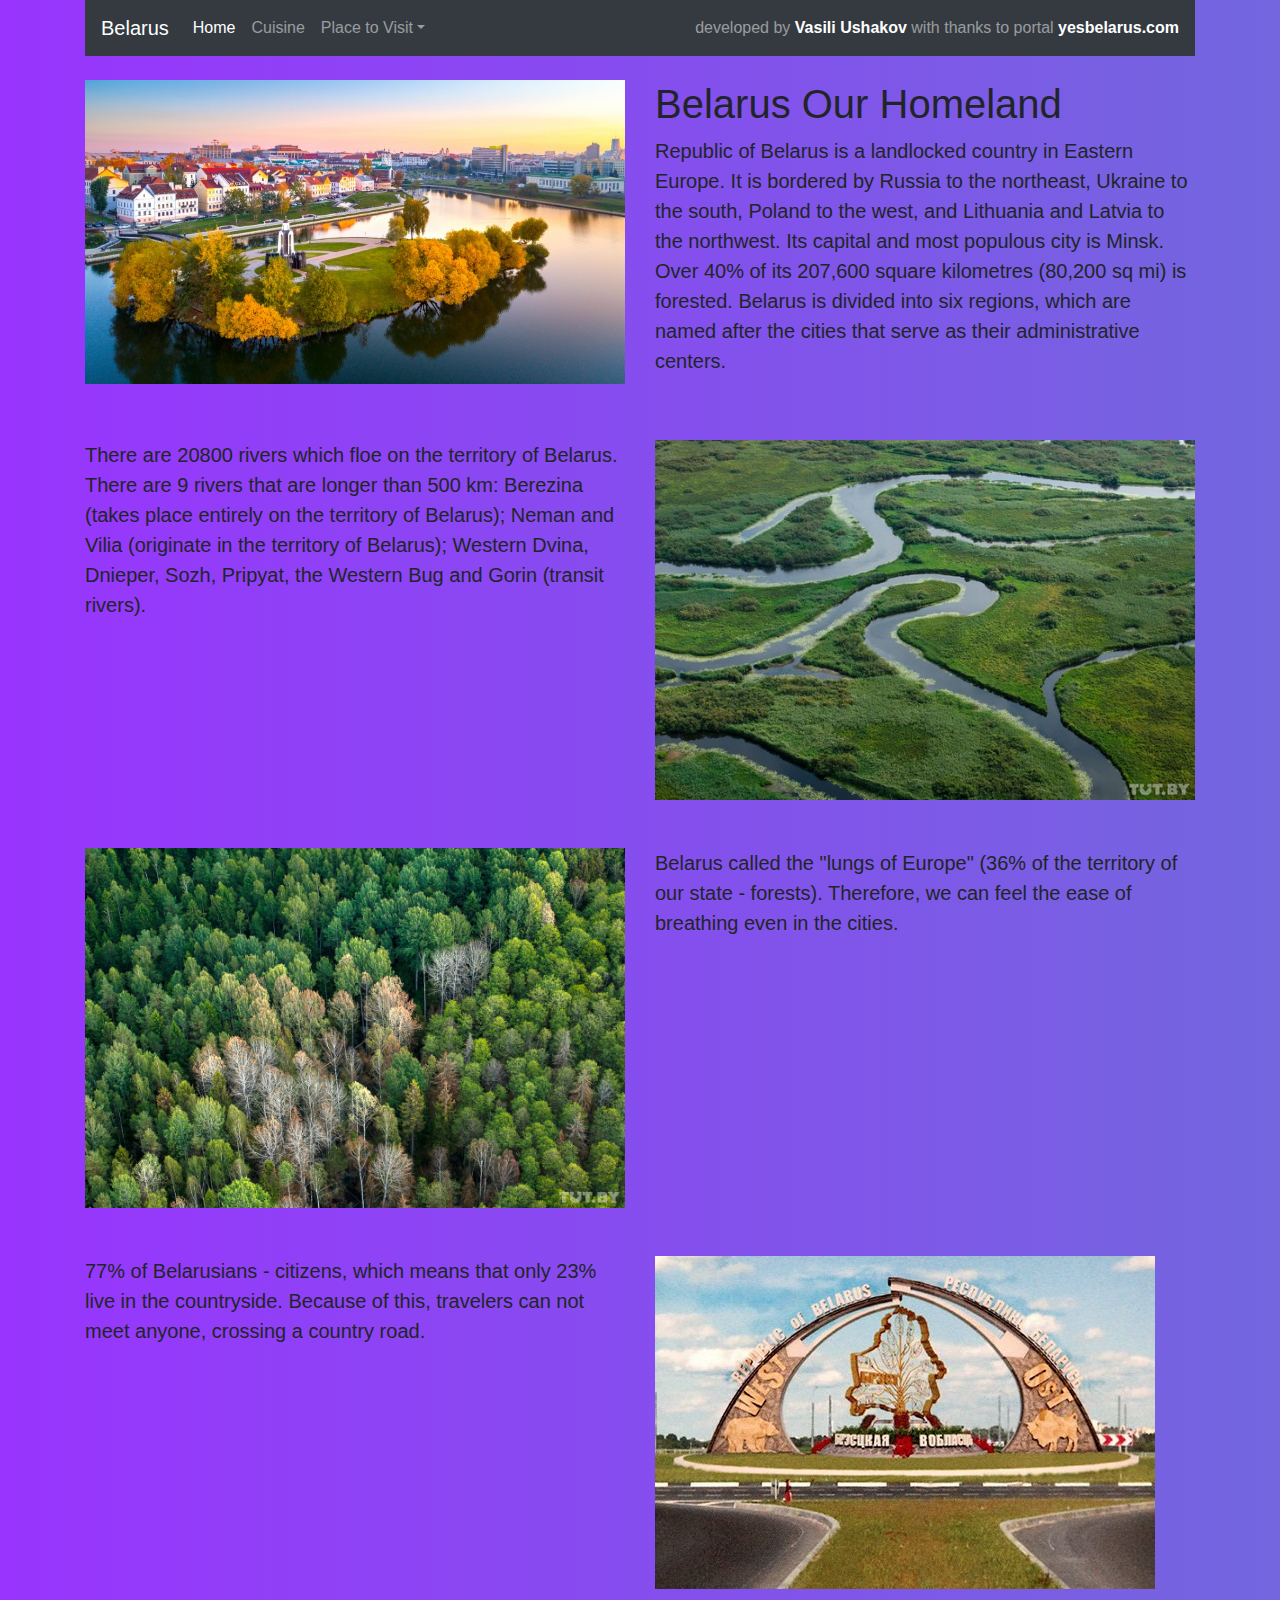
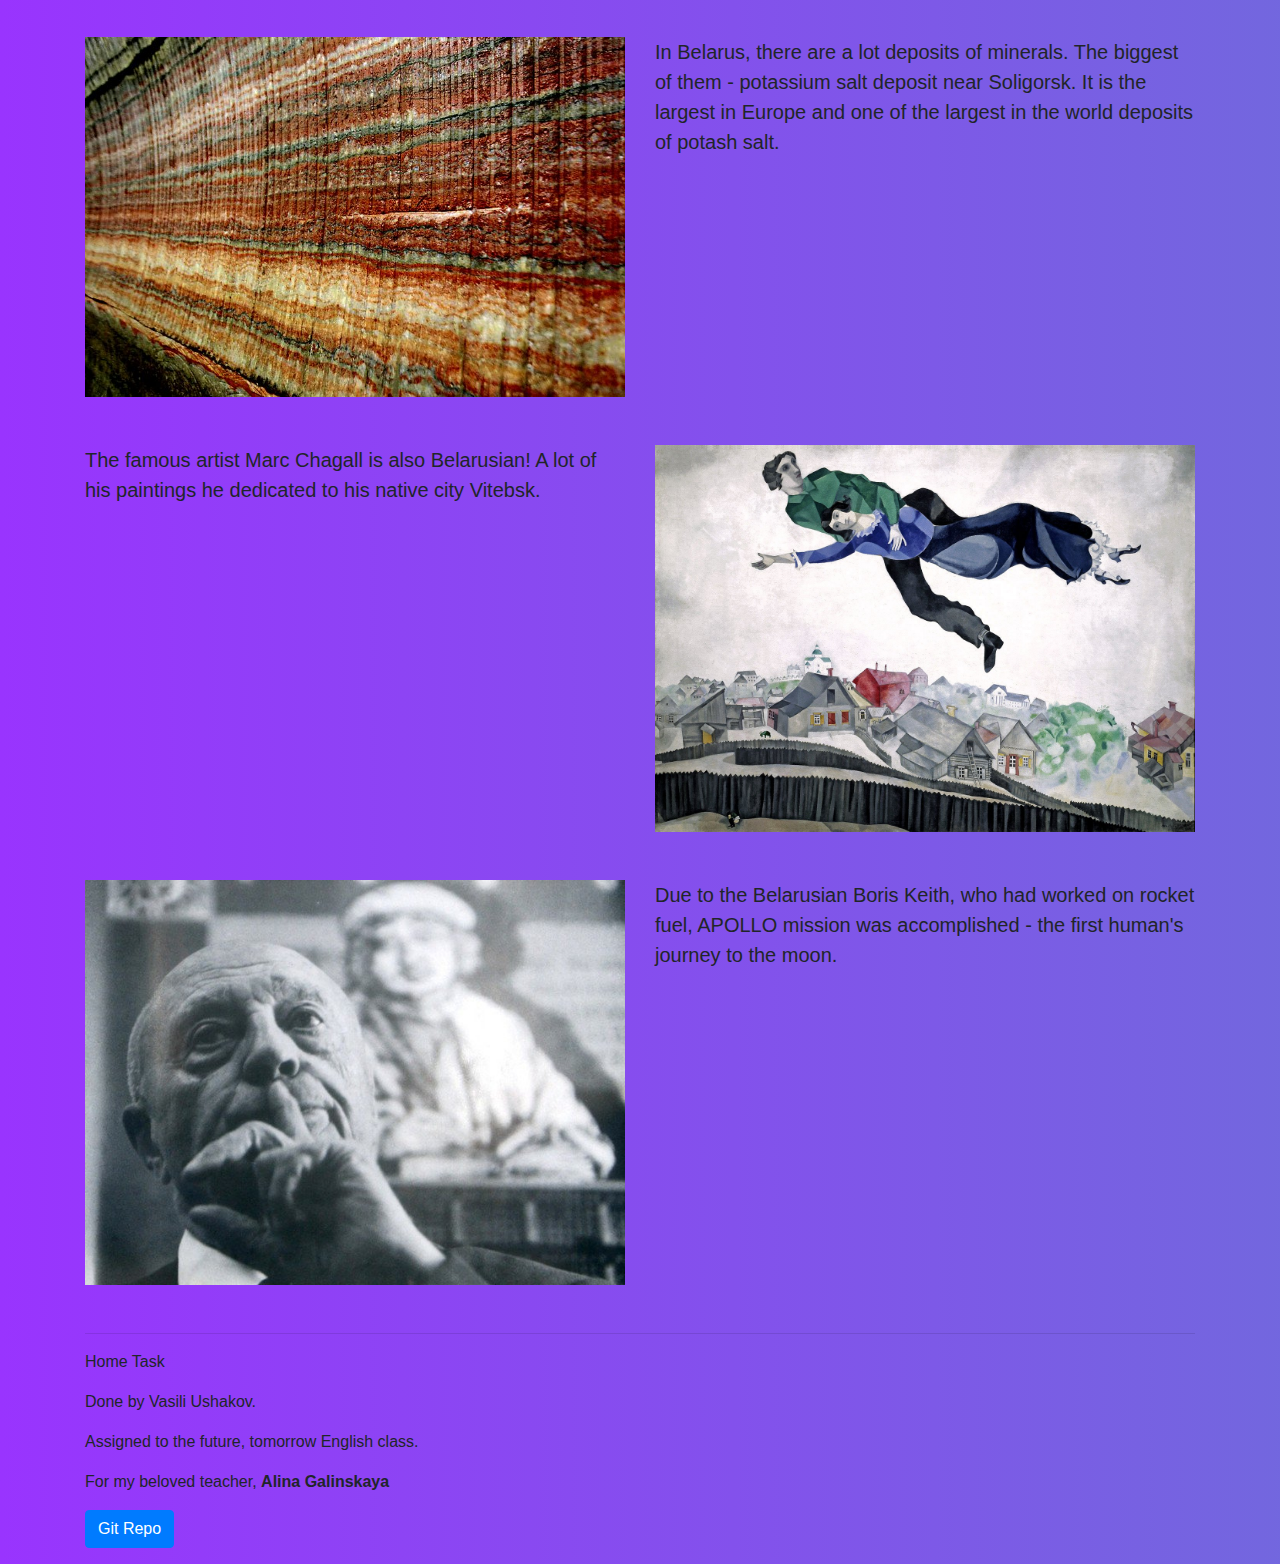
<file: index.html>
<!doctype html>
<html lang="en">
  <head>
    <title>Belarus | Home</title>
    <meta charset="utf-8">
    <meta name="viewprt" content="width=device-width, initial-scale=1">
    <link rel="stylesheet" href="./bootstrap.min.css">
    <link href="./app.css" rel="stylesheet">
  </head>
  <body>
    <div class="container">
      <nav class="navbar navbar-expand-lg navbar-dark bg-dark">
        <a class="navbar-brand" href="#">Belarus</a>
        <button class="navbar-toggler" type="button" data-toggle="collapse" data-target="#navbarSupportedContent" aria-controls="navbarSupportedContent" aria-expanded="false" aria-label="Toggle navigation">
          <span class="navbar-toggler-icon"></span>
        </button>
        <div class="collapse navbar-collapse" id="navbarSupportedContent">
          <ul class="navbar-nav mr-auto">
            <li class="nav-item active">
              <a class="nav-link" href="./index.html">Home </span></a>
            </li>
            <li class="nav-item">
              <a class="nav-link" href="./cuisine.html">Cuisine</a>
            </li>
            <li class="nav-item dropdown">
              <a class="nav-link dropdown-toggle" href="#" id="navbarDropdown" role="button" data-toggle="dropdown">Place to Visit</a>
              <div class="dropdown-menu">
                <a class="dropdown-item" href="./tourism.html#mir">Mir. In the World of Heritage</a>
                <a class="dropdown-item" href="./tourism.html#kosovo">Palace of the Puslovskys</a>
                <a class="dropdown-item" href="./tourism.html#navagrudak">Navahrudak: The Land Of Kings</a>
                <a class="dropdown-item" href="./tourism.html#nesv">Nesvizh Castle</a>
                <div class="dropdown-divider"></div>
                <a class="dropdown-item" href="./tourism.html">Complete Track</a>
              </div>
            </li>
          </ul>
        </div>
        <span class="navbar-text">
          developed by <strong><a href="mailto:wengreen031406@gmail.com">Vasili Ushakov</a></strong>
          with thanks to portal <strong><a href="https://yesbelarus.com">yesbelarus.com</a></strong>
        </span>
      </nav>

      <div class="row mt-4 mb-3">
        <div class="col-md-6">
          <img src="stock1.jpg" class="img-fluid" alt="Responsive image">
        </div><!-- first column end -->
        <div class="col-md-6">
          <p class="h1">Belarus Our Homeland</p>
          <p class="lead">
          Republic of Belarus is a landlocked country in Eastern Europe.
          It is bordered by Russia to the northeast, Ukraine to the south, Poland to
          the west, and Lithuania and Latvia to the northwest.

          Its capital and most populous city is Minsk. Over 40% of its 207,600 square 
          kilometres (80,200 sq mi) is forested.

          Belarus is divided into six regions, which are named after the cities that serve as their administrative centers.
          </p>
        </div><!-- second column end -->
      </div><!-- row end -->

      <div class="row mt-3 my-5">
        <div class="col-md-6">
          <p class="lead"> There are 20800 rivers which floe on the territory of Belarus. There are 9
          rivers that are longer than 500 km: Berezina (takes place entirely on the territory of Belarus);
          Neman and Vilia (originate in the territory of Belarus); Western Dvina, Dnieper, Sozh,
          Pripyat, the Western Bug and Gorin (transit rivers).</p>
        </div><!-- column end -->
        <div class="col-md-6">
          <img src="stock2.jpg" class="img-fluid" alt="Responsive image">
        </div><!-- column end -->
      </div><!-- row end -->

      <div class="row mt-3 my-5">
        <div class="col-md-6">
          <img src="stock3.jpg" class="img-fluid" alt="Responsive image">
        </div><!-- column end -->
        <div class="col-md-6">
          <p class="lead">
Belarus called the "lungs of Europe" (36% of the territory of our state - forests). Therefore, we can feel the ease of breathing even in the cities.
          </p>
        </div><!-- column end -->
      </div><!-- row end -->

      <div class="row mt-3 my-5">
        <div class="col-md-6">
          <p class="lead">
          77% of Belarusians - citizens, which means that only 23% live in the countryside. Because of this, travelers can not meet anyone, crossing a country road.
          </p>
        </div><!-- column end -->
        <div class="col-md-6">
          <img src="stock4.jpg" class="img-fluid" alt="Responsive image">
        </div><!-- column end -->
      </div><!-- row end -->

      <div class="row mt-3 my-5">
        <div class="col-md-6">
          <img src="stock5.jpg" class="img-fluid" alt="Responsive image">
        </div><!-- column end -->
        <div class="col-md-6">
          <p class="lead">
          In Belarus, there are a lot deposits of minerals. The biggest of them - potassium salt deposit near Soligorsk. It is the largest in Europe and one of the largest in the world deposits of potash salt.
          </p>
        </div><!-- column end -->
      </div><!-- row end -->

      <div class="row mt-3 my-5">
        <div class="col-md-6">
          <p class="lead">
          The famous artist Marc Chagall is also Belarusian! A lot of his paintings he dedicated to his native city Vitebsk.
          </p>
        </div><!-- column end -->
        <div class="col-md-6">
          <img src="stock6.jpg" class="img-fluid" alt="Responsive image">
        </div><!-- column end -->
      </div><!-- row end -->

      <div class="row mt-3 my-5">
        <div class="col-md-6">
          <img src="stock7.jpg" class="img-fluid" alt="Responsive image">
        </div><!-- column end -->
        <div class="col-md-6">
          <p class="lead">
          Due to the Belarusian Boris Keith, who had worked on rocket fuel, APOLLO mission was accomplished - the first human's journey to the moon.
          </p>
        </div><!-- column end -->
      </div><!-- row end -->

      <hr>

      <p>Home Task</p>

      <p>Done by Vasili Ushakov.</p>

      <p>Assigned to the future, tomorrow English class.</p>

      <p>For my beloved teacher, <strong data-toggle="tooltip" data-placement="right" title="♥♥♥">Alina Galinskaya</strong></p>

      <p>
        <button class="btn btn-primary">
        <a style="color: white" href="https://github.com/NICKNAME-wengreen/NICKNAME-wengreen.github.io">Git Repo</a>
        </button>
      </p>

    </div><!-- container end -->
      <script src="./jquery.min.js"></script>
      <script src="./popper.min.js"></script>
      <script src="./bootstrap.min.js"></script>
      <script>
        $(function () {
          $('[data-toggle="tooltip"]').tooltip()
        })
      </script>
  </body>
</html>
</file>
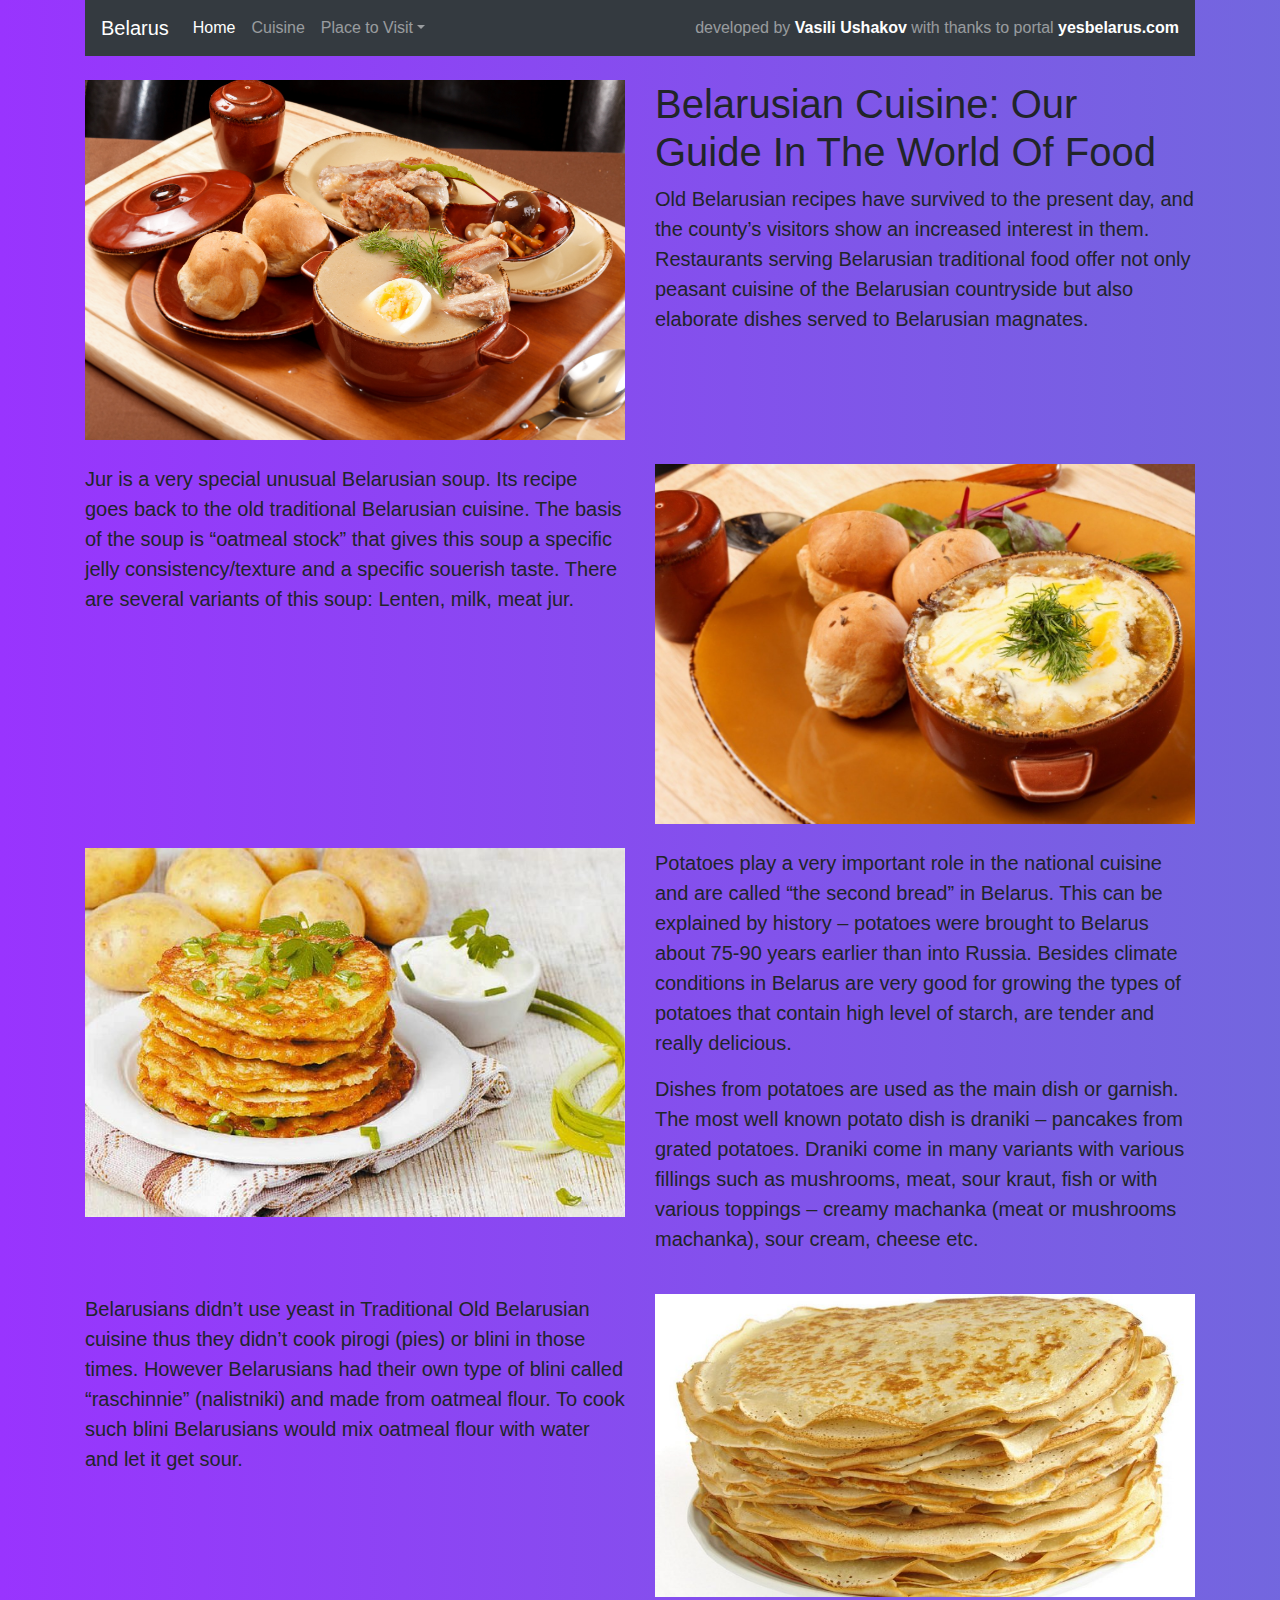
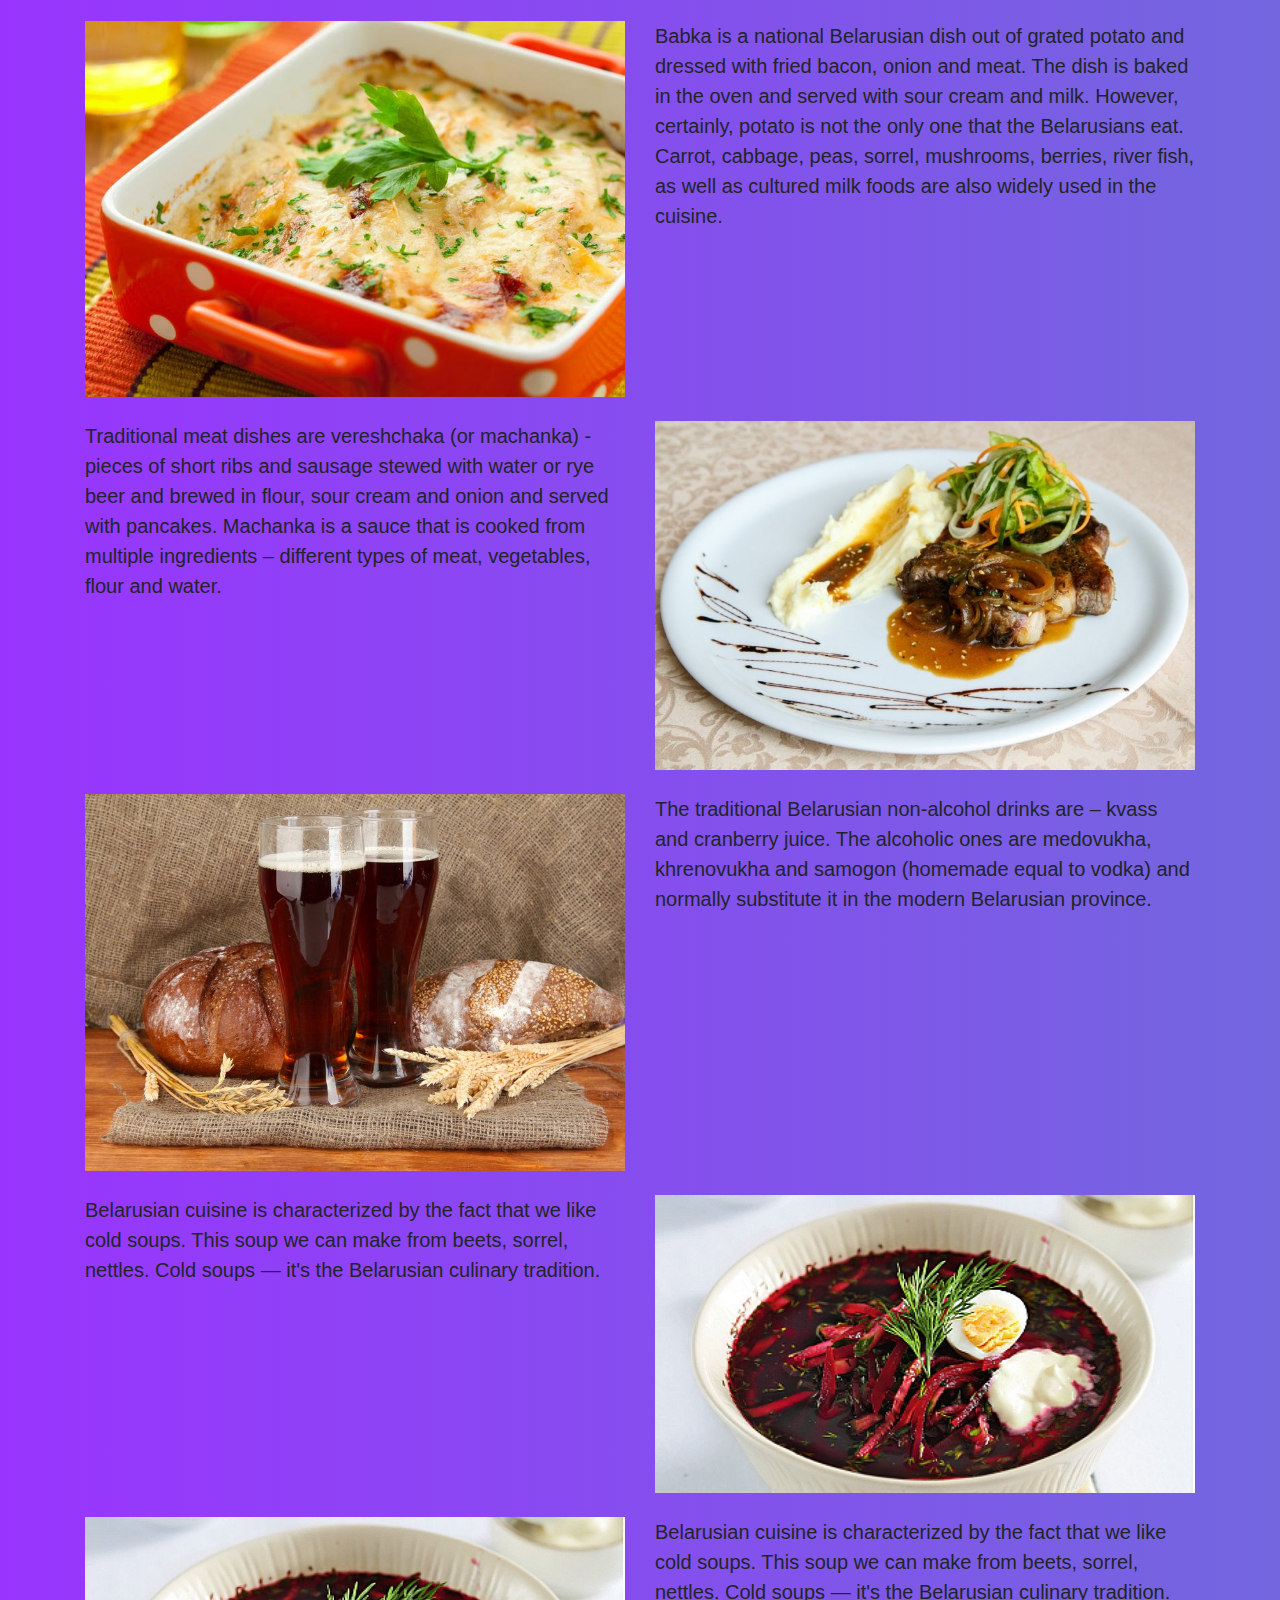
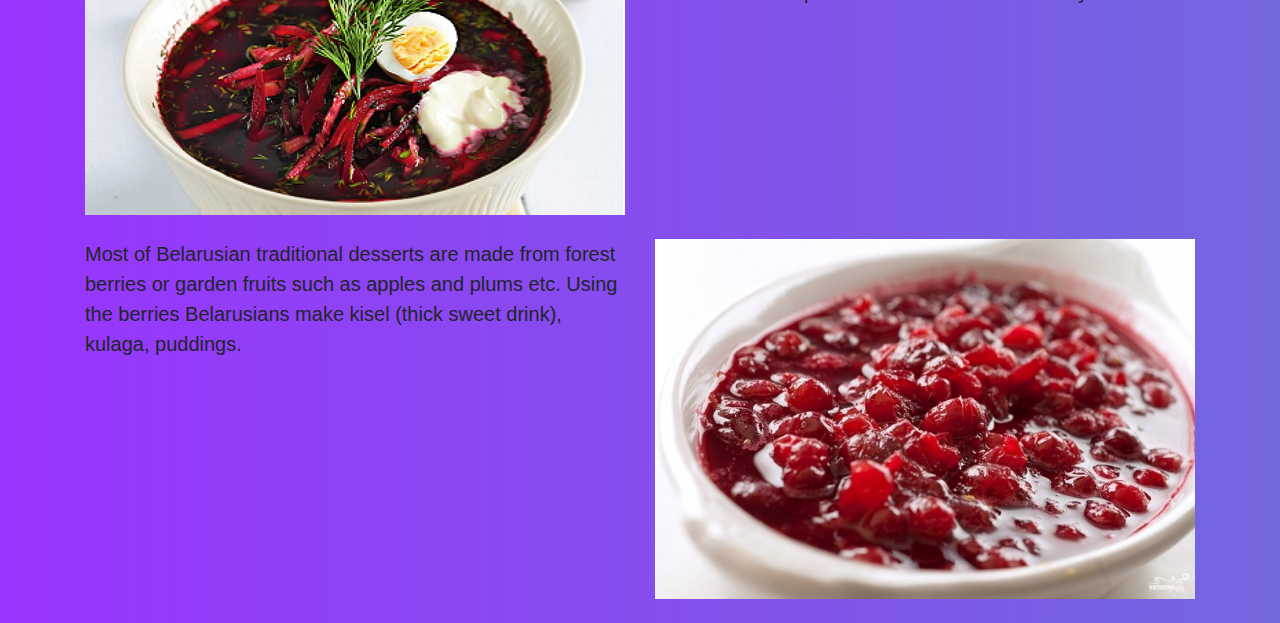
<file: cuisine.html>
<!doctype html>
<html lang="en">
  <head>
    <title>Belarus | Cuisine</title>
    <meta charset="utf-8">
    <link rel="stylesheet" href="./bootstrap.min.css">
    <link href="./app.css" rel="stylesheet">
    <meta name="viewport" content="width=device-width,initial-scale=1">
  </head>
  <body>
    <div class="container">
      <nav class="navbar navbar-expand-lg navbar-dark bg-dark">
        <a class="navbar-brand" href="#">Belarus</a>
        <button class="navbar-toggler" type="button" data-toggle="collapse" data-target="#navbarSupportedContent" aria-controls="navbarSupportedContent" aria-expanded="false" aria-label="Toggle navigation">
          <span class="navbar-toggler-icon"></span>
        </button>
        <div class="collapse navbar-collapse" id="navbarSupportedContent">
          <ul class="navbar-nav mr-auto">
            <li class="nav-item active">
              <a class="nav-link" href="./index.html">Home </span></a>
            </li>
            <li class="nav-item">
              <a class="nav-link" href="/cuisine.html">Cuisine</a>
            </li>
            <li class="nav-item dropdown">
              <a class="nav-link dropdown-toggle" href="#" id="navbarDropdown" role="button" data-toggle="dropdown">Place to Visit</a>
              <div class="dropdown-menu">
                <a class="dropdown-item" href="./tourism.html#mir">Mir. In the World of Heritage</a>
                <a class="dropdown-item" href="./tourism.html#kosovo">Palace of the Puslovskys</a>
                <a class="dropdown-item" href="./tourism.html#navagrudak">Navahrudak: The Land Of Kings</a>
                <a class="dropdown-item" href="./tourism.html#nesv">Nesvizh Castle</a>
                <div class="dropdown-divider"></div>
                <a class="dropdown-item" href="./tourism.html">Complete Track</a>
              </div>
            </li>
          </ul>
        </div>
        <span class="navbar-text">
          developed by <strong><a href="mailto:wengreen031406@gmail.com">Vasili Ushakov</a></strong>
          with thanks to portal <strong><a href="https://yesbelarus.com">yesbelarus.com</a></strong>
        </span>

      </nav>

      <div class="row mt-4 mb-4">
        <div class="col-md-6">
          <img src="stock8.jpg" class="img-fluid" alt="Responsive image">
        </div><!-- column end -->
        <div class="col-md-6">
          <p class="h1">Belarusian Cuisine: Our Guide In The World Of Food</p>
          <p class="lead">
          Old Belarusian recipes have survived to the present day, and the county’s visitors show an increased interest in them. Restaurants serving Belarusian traditional food offer not only peasant cuisine of the Belarusian countryside but also elaborate dishes served to Belarusian magnates.
          </p>
        </div><!-- column end -->
      </div><!-- row end -->

      <div class="row mt-4 mb-4">
        <div class="col-md-6">
          <p class="lead">Jur is a very special unusual Belarusian soup. Its recipe goes back to the old traditional Belarusian cuisine. The basis of the soup is “oatmeal stock” that gives this soup a specific jelly consistency/texture and a specific souerish taste. There are several variants of this soup: Lenten, milk, meat jur.</p>
        </div><!-- column end -->
        <div class="col-md-6">
          <img src="stock9.jpg" class="img-fluid" alt="Responsive image">
        </div><!-- column end -->
      </div><!-- row end -->

      <div class="row mt-4 mb-4">
        <div class="col-md-6">
          <img src="stock10.jpg" class="img-fluid" alt="Responsive image">
        </div><!-- column end -->
        <div class="col-md-6">
          <p class="lead">Potatoes play a very important role in the national cuisine and are called “the second bread” in Belarus. This can be explained by history – potatoes were brought to Belarus about 75-90 years earlier than into Russia. Besides climate conditions in Belarus are very good for growing the types of potatoes that contain high level of starch, are tender and really delicious.</p>
          <p class="lead">Dishes from potatoes are used as the main dish or garnish. The most well known potato dish is draniki – pancakes from grated potatoes. Draniki come in many variants with various fillings such as mushrooms, meat, sour kraut, fish or with various toppings – creamy machanka (meat or mushrooms machanka), sour cream, cheese etc.</p>
        </div><!-- column end -->
      </div><!-- row end -->

      <div class="row mt-4 mb-4">
        <div class="col-md-6">
          <p class="lead">Belarusians didn’t use yeast in Traditional Old Belarusian cuisine thus they didn’t cook pirogi (pies) or blini in those times. However Belarusians had their own type of blini called “raschinnie” (nalistniki) and made from oatmeal flour. To cook such blini Belarusians would mix oatmeal flour with water and let it get sour.</p>
        </div><!-- column end -->
        <div class="col-md-6">
          <img src="stock11.jpg" class="img-fluid" alt="Responsive image">
        </div><!-- column end -->
      </div><!-- row end -->

      <div class="row mt-4 mb-4">
        <div class="col-md-6">
          <img src="stock12.jpg" class="img-fluid" alt="Responsive image">
        </div><!-- column end -->
        <div class="col-md-6">
          <p class="lead">Babka is a national Belarusian dish out of grated potato and dressed with fried bacon, onion and meat. The dish is baked in the oven and served with sour cream and milk. However, certainly, potato is not the only one that the Belarusians eat. Carrot, cabbage, peas, sorrel, mushrooms, berries, river fish, as well as cultured milk foods are also widely used in the cuisine.</p>
        </div><!-- column end -->
      </div><!-- row end -->

      <div class="row mt-4 mb-4">
        <div class="col-md-6">
          <p class="lead">Traditional meat dishes are vereshchaka (or machanka) - pieces of short ribs and sausage stewed with water or rye beer and brewed in flour, sour cream and onion and served with pancakes. Machanka is a sauce that is cooked from multiple ingredients – different types of meat, vegetables, flour and water.</p>
        </div><!-- column end -->
        <div class="col-md-6">
          <img src="stock13.jpg" class="img-fluid" alt="Responsive image">
        </div><!-- column end -->
      </div><!-- row end -->

      <div class="row mt-4 mb-4">
        <div class="col-md-6">
          <img src="stock14.jpg" class="img-fluid" alt="Responsive image">
        </div><!-- column end -->
        <div class="col-md-6">
          <p class="lead">The traditional Belarusian non-alcohol drinks are – kvass and cranberry juice. The alcoholic ones are medovukha, khrenovukha and samogon (homemade equal to vodka) and normally substitute it in the modern Belarusian province.</p>
        </div><!-- column end -->
      </div><!-- row end -->

      <div class="row mt-4 mb-4">
        <div class="col-md-6">
          <p class="lead">Belarusian cuisine is characterized by the fact that we like cold soups. This soup we can make from beets, sorrel, nettles. Cold soups — it's the Belarusian culinary tradition.</p>
        </div><!-- column end -->
        <div class="col-md-6">
          <img src="stock15.jpg" class="img-fluid" alt="Responsive image">
        </div><!-- column end -->
      </div><!-- row end -->

      <div class="row mt-4 mb-4">
        <div class="col-md-6">
          <img src="stock15.jpg" class="img-fluid" alt="Responsive image">
        </div><!-- column end -->
        <div class="col-md-6">
          <p class="lead">Belarusian cuisine is characterized by the fact that we like cold soups. This soup we can make from beets, sorrel, nettles. Cold soups — it's the Belarusian culinary tradition.</p>
        </div><!-- column end -->
      </div><!-- row end -->

      <div class="row mt-4 mb-4">
        <div class="col-md-6">
          <p class="lead">Most of Belarusian traditional desserts are made from forest berries or garden fruits such as apples and plums etc. Using the berries Belarusians make kisel (thick sweet drink), kulaga, puddings.</p>
        </div><!-- column end -->
        <div class="col-md-6">
          <img src="stock16.jpg" class="img-fluid" alt="Responsive image">
        </div><!-- column end -->
      </div><!-- row end -->

    </div><!-- container end -->
      <script src="./jquery.min.js"></script>
      <script src="./popper.min.js"></script>
      <script src="./bootstrap.min.js"></script>
  </body>
</html>
</file>
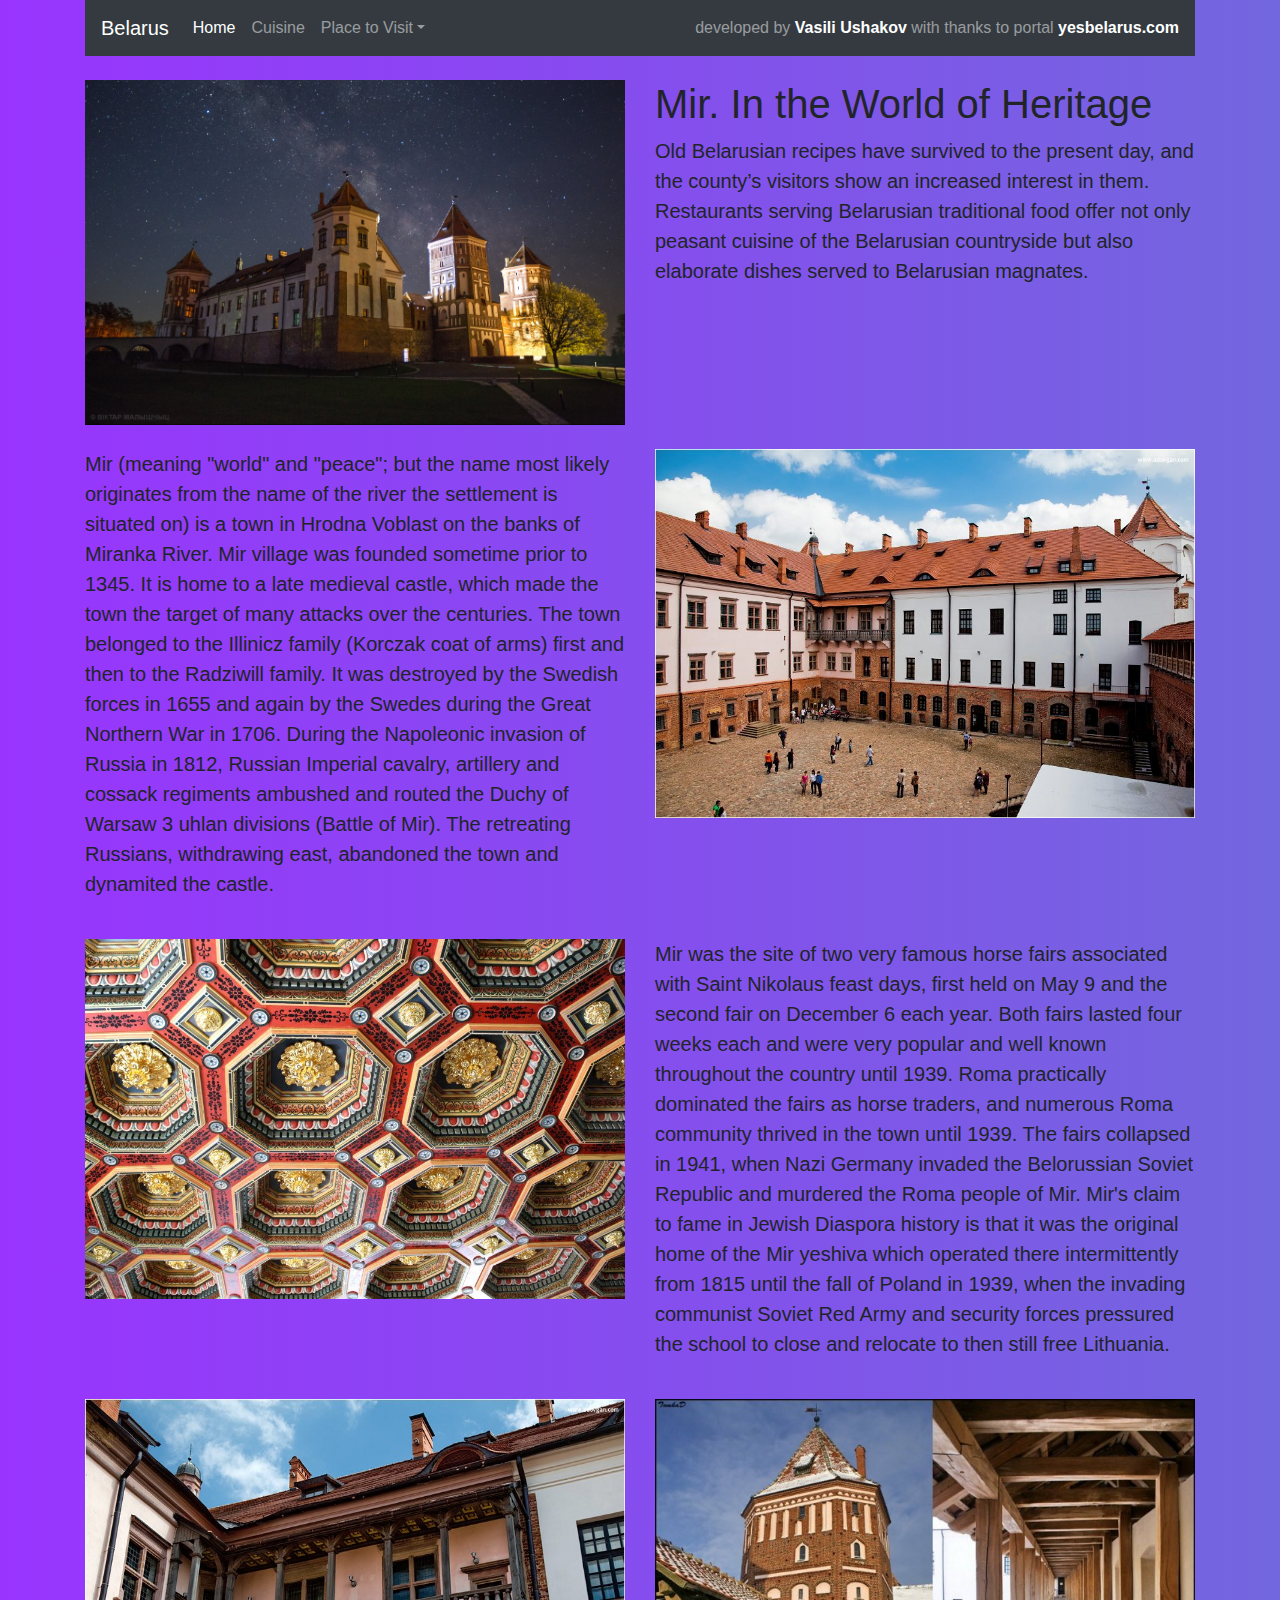
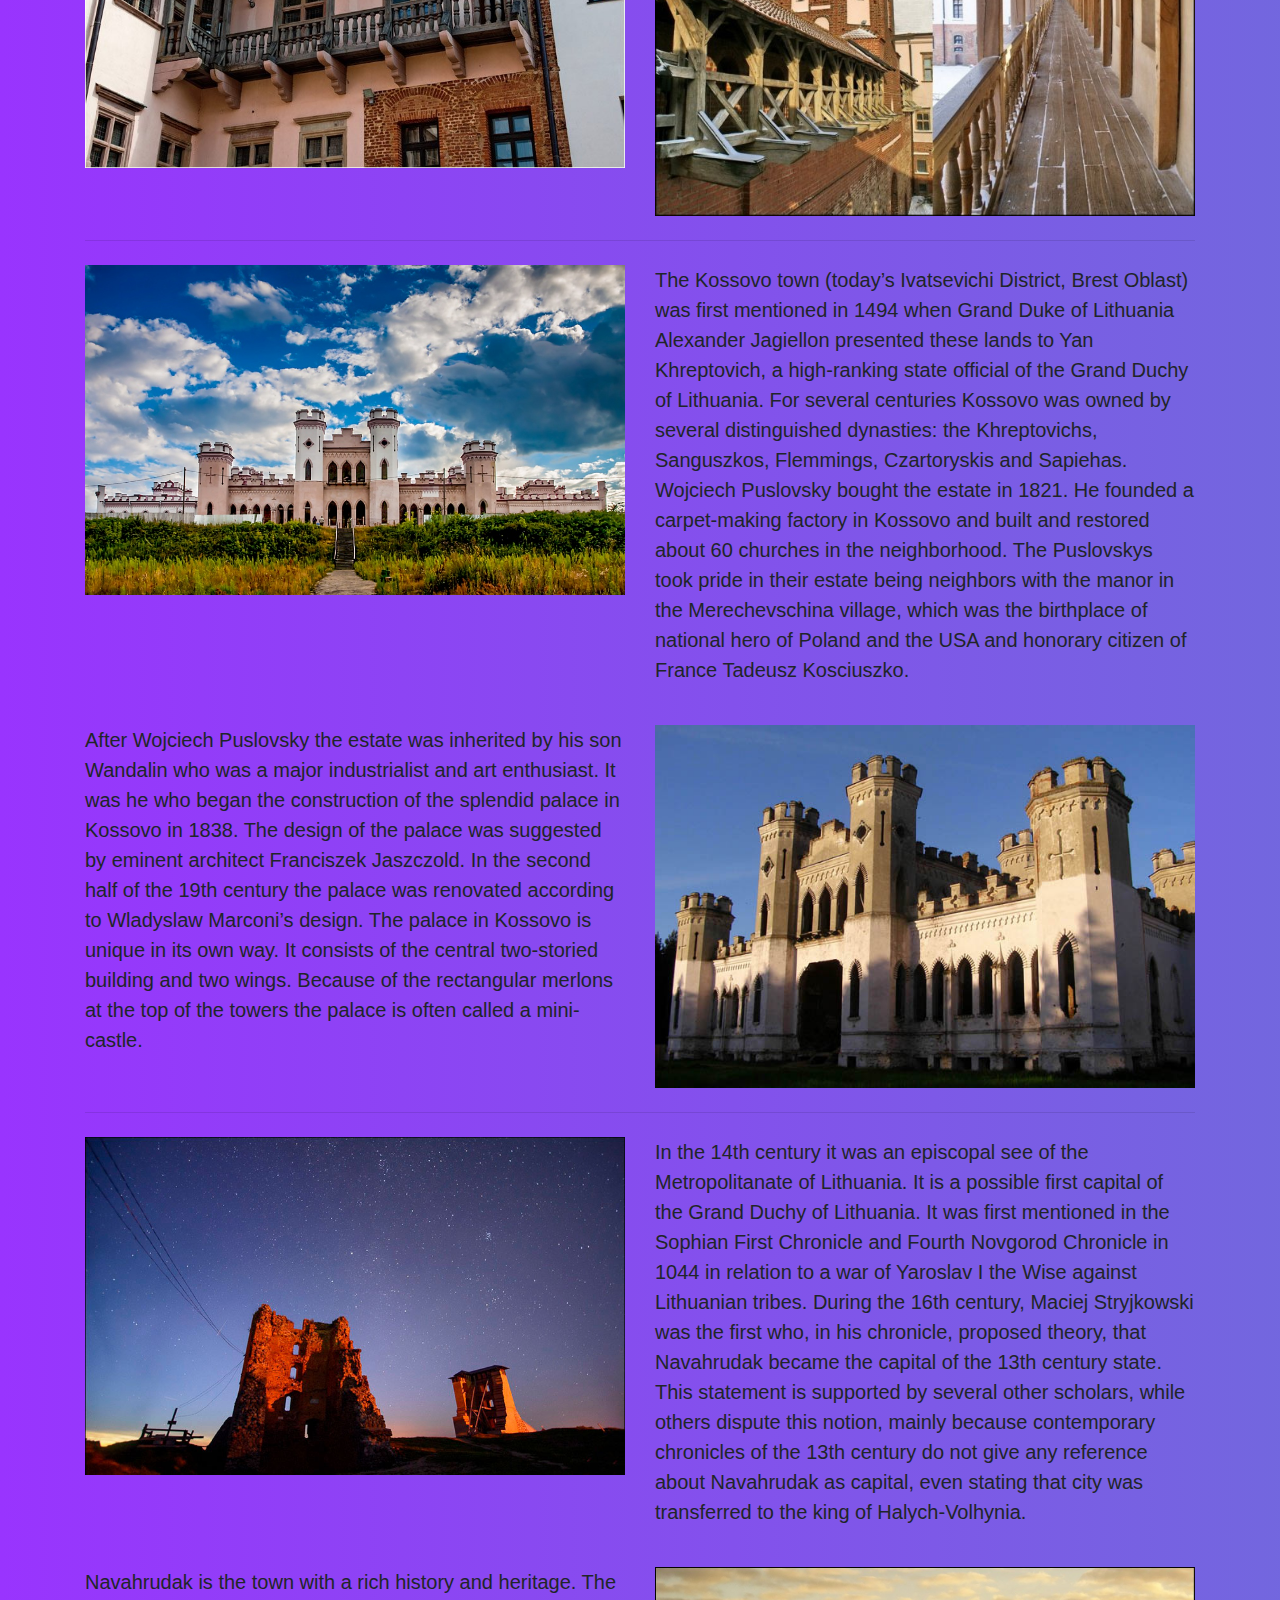
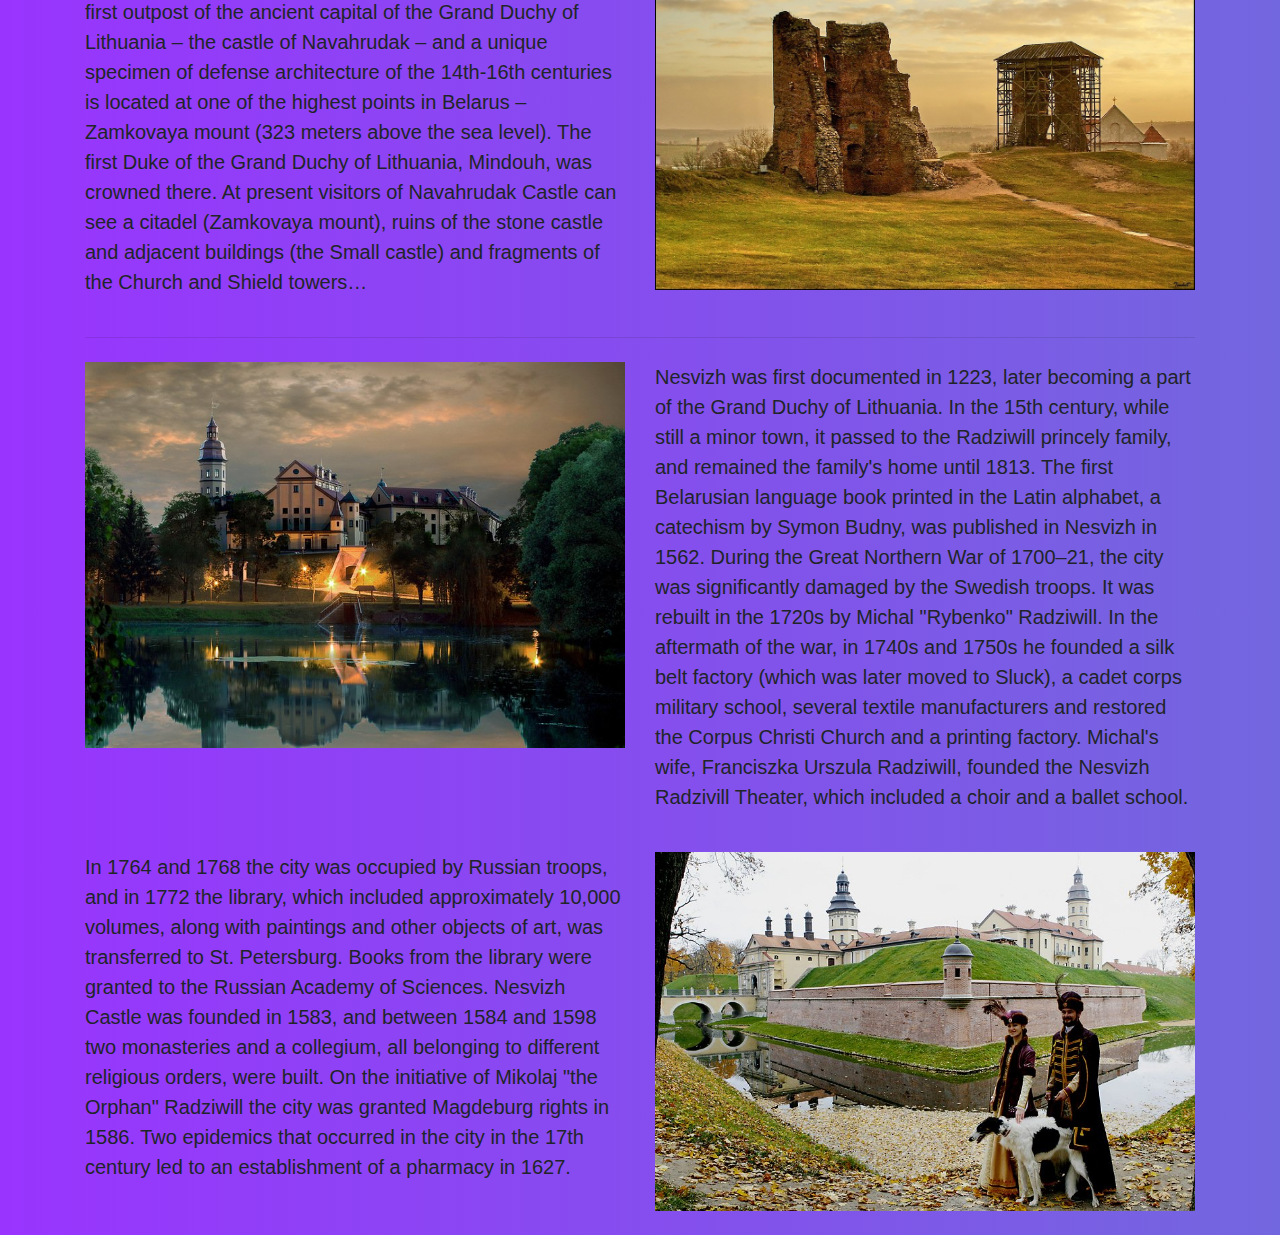
<file: tourism.html>
<!doctype html>
<html lang="en">
  <head>
    <title>Belarus | Tourism</title>
    <meta charset="utf-8">
    <link rel="stylesheet" href="./bootstrap.min.css">
    <link href="./app.css" rel="stylesheet">
    <meta name="viewport" content="width=device-width,initial-scale=1">
  </head>
  <body>
    <div class="container">
      <nav class="navbar navbar-expand-lg navbar-dark bg-dark">
        <a class="navbar-brand" href="#">Belarus</a>
        <button class="navbar-toggler" type="button" data-toggle="collapse" data-target="#navbarSupportedContent" aria-controls="navbarSupportedContent" aria-expanded="false" aria-label="Toggle navigation">
          <span class="navbar-toggler-icon"></span>
        </button>
        <div class="collapse navbar-collapse" id="navbarSupportedContent">
          <ul class="navbar-nav mr-auto">
            <li class="nav-item active">
              <a class="nav-link" href="./index.html">Home </span></a>
            </li>
            <li class="nav-item">
              <a class="nav-link" href="./cuisine.html">Cuisine</a>
            </li>
              <li class="nav-item dropdown">
                <a class="nav-link dropdown-toggle" href="#" id="navbarDropdown" role="button" data-toggle="dropdown">Place to Visit</a>
                <div class="dropdown-menu">
                  <a class="dropdown-item" href="./tourism.html#mir">Mir. In the World of Heritage</a>
                  <a class="dropdown-item" href="./tourism.html#kosovo">Palace of the Puslovskys</a>
                  <a class="dropdown-item" href="./tourism.html#navagrudak">Navahrudak: The Land Of Kings</a>
                  <a class="dropdown-item" href="./tourism.html#nesv">Nesvizh Castle</a>
                  <div class="dropdown-divider"></div>
                  <a class="dropdown-item" href="./tourism.html">Complete Track</a>
                </div>
              </li>

            </li>
          </ul>
        </div>
        <span class="navbar-text">
          developed by <strong><a href="mailto:wengreen031406@gmail.com">Vasili Ushakov</a></strong>
          with thanks to portal <strong><a href="https://yesbelarus.com">yesbelarus.com</a></strong>
        </span>

      </nav>

      <div id="mir" class="row mt-4 my-4">
        <div class="col-md-6">
          <img src="stock20.jpg" class="img-fluid" alt="Responsive image">
        </div><!-- column end -->
        <div class="col-md-6">
          <p class="h1">Mir. In the World of Heritage</p>
          <p class="lead">
          Old Belarusian recipes have survived to the present day, and the county’s visitors show an increased interest in them. Restaurants serving Belarusian traditional food offer not only peasant cuisine of the Belarusian countryside but also elaborate dishes served to Belarusian magnates.
          </p>
        </div><!-- column end -->
      </div><!-- row end -->

      <div class="row mt-4 my-4">
        <div class="col-md-6">
          <p class="lead">
          Mir (meaning "world" and "peace"; but the name most likely originates from the name of the river the settlement is situated on) is a town in Hrodna Voblast on the banks of Miranka River. Mir village was founded sometime prior to 1345. It is home to a late medieval castle, which made the town the target of many attacks over the centuries. The town belonged to the Illinicz family (Korczak coat of arms) first and then to the Radziwill family. It was destroyed by the Swedish forces in 1655 and again by the Swedes during the Great Northern War in 1706. During the Napoleonic invasion of Russia in 1812, Russian Imperial cavalry, artillery and cossack regiments ambushed and routed the Duchy of Warsaw 3 uhlan divisions (Battle of Mir). The retreating Russians, withdrawing east, abandoned the town and dynamited the castle.</p>
        </div><!-- column end -->
        <div class="col-md-6">
          <img src="stock21.jpg" class="img-fluid" alt="Responsive image">
        </div><!-- column end -->
      </div><!-- row end -->

      <div class="row mt-4 my-4">
        <div class="col-md-6">
          <img src="stock22.jpg" class="img-fluid" alt="Responsive image">
        </div><!-- column end -->
        <div class="col-md-6">
          <p class="lead">Mir was the site of two very famous horse fairs associated with Saint Nikolaus feast days, first held on May 9 and the second fair on December 6 each year. Both fairs lasted four weeks each and were very popular and well known throughout the country until 1939. Roma practically dominated the fairs as horse traders, and numerous Roma community thrived in the town until 1939. The fairs collapsed in 1941, when Nazi Germany invaded the Belorussian Soviet Republic and murdered the Roma people of Mir. Mir's claim to fame in Jewish Diaspora history is that it was the original home of the Mir yeshiva which operated there intermittently from 1815 until the fall of Poland in 1939, when the invading communist Soviet Red Army and security forces pressured the school to close and relocate to then still free Lithuania.</p>
        </div><!-- column end -->
      </div><!-- row end -->

      <div class="row mt-4 my-4">
        <div class="col-md-6">
          <img src="stock23.jpg" class="img-fluid" alt="Responsive image">
        </div><!-- column end -->
        <div class="col-md-6">
          <img src="stock24.jpg" class="img-fluid" alt="Responsive image">
        </div><!-- column end -->
      </div><!-- row end -->

      <hr>

      <div id="kosovo" class="row mt-4 my-4">
        <div class="col-md-6">
          <img src="stock25.jpg" class="img-fluid" alt="Responsive image">
        </div><!-- column end -->
        <div class="col-md-6">
          <p class="lead">The Kossovo town (today’s Ivatsevichi District, Brest Oblast) was first mentioned in 1494 when Grand Duke of Lithuania Alexander Jagiellon presented these lands to Yan Khreptovich, a high-ranking state official of the Grand Duchy of Lithuania. For several centuries Kossovo was owned by several distinguished dynasties: the Khreptovichs, Sanguszkos, Flemmings, Czartoryskis and Sapiehas. Wojciech Puslovsky bought the estate in 1821. He founded a carpet-making factory in Kossovo and built and restored about 60 churches in the neighborhood. The Puslovskys took pride in their estate being neighbors with the manor in the Merechevschina village, which was the birthplace of national hero of Poland and the USA and honorary citizen of France Tadeusz Kosciuszko.</p>
        </div><!-- column end -->
      </div><!-- row end -->

      <div id="navagrudak" class="row mt-4 my-4">
        <div class="col-md-6">
          <p class="lead">After Wojciech Puslovsky the estate was inherited by his son Wandalin who was a major industrialist and art enthusiast. It was he who began the construction of the splendid palace in Kossovo in 1838. The design of the palace was suggested by eminent architect Franciszek Jaszczold. In the second half of the 19th century the palace was renovated according to Wladyslaw Marconi’s design. The palace in Kossovo is unique in its own way. It consists of the central two-storied building and two wings. Because of the rectangular merlons at the top of the towers the palace is often called a mini-castle. </p>
        </div><!-- column end -->
        <div class="col-md-6">
          <img src="stock30.jpg" class="img-fluid" alt="Responsive image">
        </div><!-- column end -->
      </div><!-- row end -->

      <hr> 

      <div class="row mt-4 my-4">
        <div class="col-md-6">
          <img src="stock26.jpg" class="img-fluid" alt="Responsive image">
        </div><!-- column end -->
        <div class="col-md-6">
          <p class="lead">In the 14th century it was an episcopal see of the Metropolitanate of Lithuania. It is a possible first capital of the Grand Duchy of Lithuania. It was first mentioned in the Sophian First Chronicle and Fourth Novgorod Chronicle in 1044 in relation to a war of Yaroslav I the Wise against Lithuanian tribes. During the 16th century, Maciej Stryjkowski was the first who, in his chronicle, proposed theory, that Navahrudak became the capital of the 13th century state. This statement is supported by several other scholars, while others dispute this notion, mainly because contemporary chronicles of the 13th century do not give any reference about Navahrudak as capital, even stating that city was transferred to the king of Halych-Volhynia.</p>
        </div><!-- column end -->
      </div><!-- row end -->


      <div class="row mt-4 my-4">
        <div class="col-md-6">
          <p class="lead">Navahrudak is the town with a rich history and heritage. The first outpost of the ancient capital of the Grand Duchy of Lithuania – the castle of Navahrudak – and a unique specimen of defense architecture of the 14th-16th centuries is located at one of the highest points in Belarus – Zamkovaya mount (323 meters above the sea level). The first Duke of the Grand Duchy of Lithuania, Mindouh, was crowned there. At present visitors of Navahrudak Castle can see a citadel (Zamkovaya mount), ruins of the stone castle and adjacent buildings (the Small castle) and fragments of the Church and Shield towers…</p>
        </div><!-- column end -->
        <div class="col-md-6">
          <img src="stock27.jpg" class="img-fluid" alt="Responsive image">
        </div><!-- column end -->
      </div><!-- row end -->

      <hr>
      
      <div id="nesv" class="row mt-4 my-4">
        <div class="col-md-6">
          <img src="stock28.jpg" class="img-fluid" alt="Responsive image">
        </div><!-- column end -->
        <div class="col-md-6">
          <p class="lead">Nesvizh was first documented in 1223, later becoming a part of the Grand Duchy of Lithuania. In the 15th century, while still a minor town, it passed to the Radziwill princely family, and remained the family's home until 1813. The first Belarusian language book printed in the Latin alphabet, a catechism by Symon Budny, was published in Nesvizh in 1562. During the Great Northern War of 1700–21, the city was significantly damaged by the Swedish troops. It was rebuilt in the 1720s by Michal "Rybenko" Radziwill. In the aftermath of the war, in 1740s and 1750s he founded a silk belt factory (which was later moved to Sluck), a cadet corps military school, several textile manufacturers and restored the Corpus Christi Church and a printing factory. Michal's wife, Franciszka Urszula Radziwill, founded the Nesvizh Radzivill Theater, which included a choir and a ballet school.</p>
        </div><!-- column end -->
      </div><!-- row end -->

      <div class="row mt-4 my-4">
        <div class="col-md-6">
          <p class="lead">In 1764 and 1768 the city was occupied by Russian troops, and in 1772 the library, which included approximately 10,000 volumes, along with paintings and other objects of art, was transferred to St. Petersburg. Books from the library were granted to the Russian Academy of Sciences. Nesvizh Castle was founded in 1583, and between 1584 and 1598 two monasteries and a collegium, all belonging to different religious orders, were built. On the initiative of Mikolaj "the Orphan" Radziwill the city was granted Magdeburg rights in 1586. Two epidemics that occurred in the city in the 17th century led to an establishment of a pharmacy in 1627. </p>
        </div><!-- column end -->
        <div class="col-md-6">
          <img src="stock29.jpg" class="img-fluid" alt="Responsive image">
        </div><!-- column end -->
      </div><!-- row end -->

    </div><!-- container end -->
    <script src="./jquery.min.js"></script>
    <script src="./popper.min.js"></script>
    <script src="./bootstrap.min.js"></script>
  </body>
</html>
</file>
<file: app.css>
body {
  background: rgb(153,52,254);
  background: linear-gradient(90deg, rgba(153,52,254,1) 0%, rgba(0,255,128,1) 100%);
	background-size: 400% 400%;
	animation: gradient 15s ease infinite;
}

/* background: linear-gradient(-45deg, #ee7752, #e73c7e, #23a6d5, #23d5ab); */

@keyframes gradient {
	0% {
		background-position: 0% 50%;
	}
	50% {
		background-position: 100% 50%;
	}
	100% {
		background-position: 0% 50%;
	}
}
</file>
